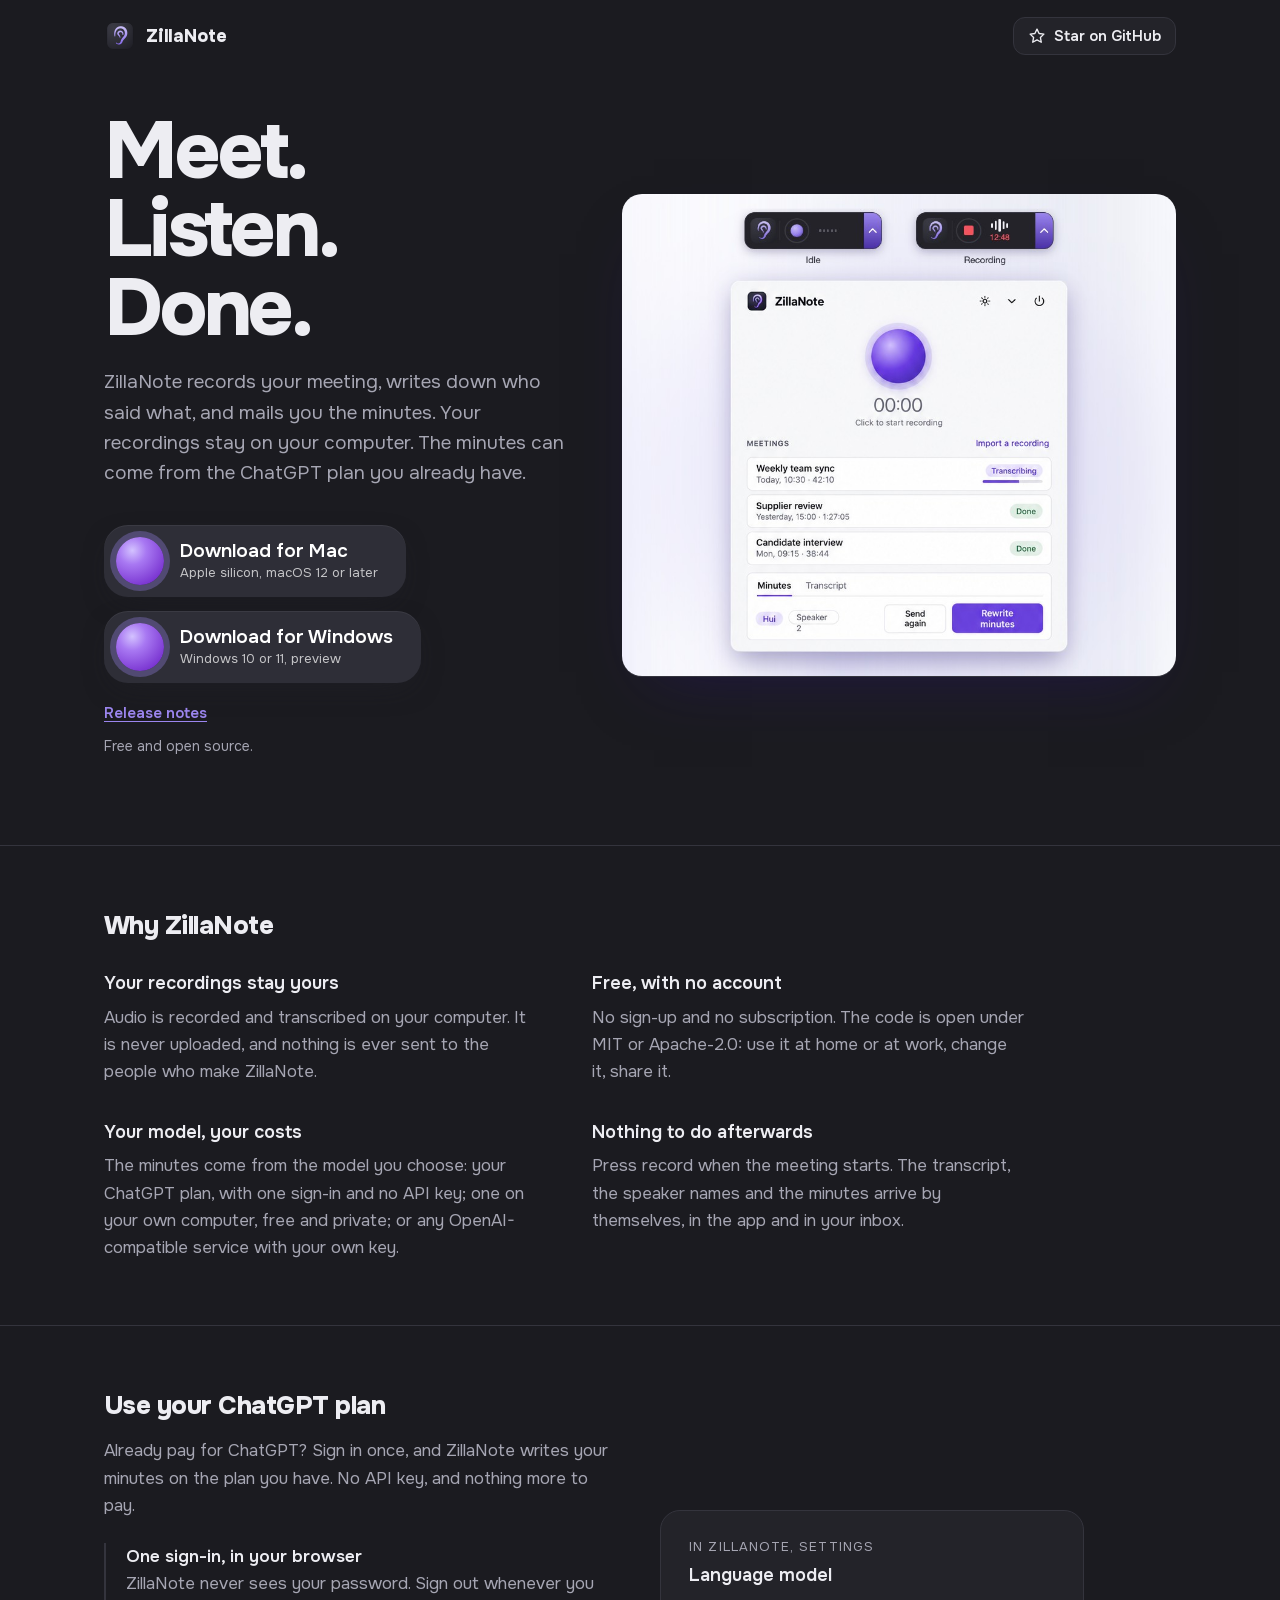
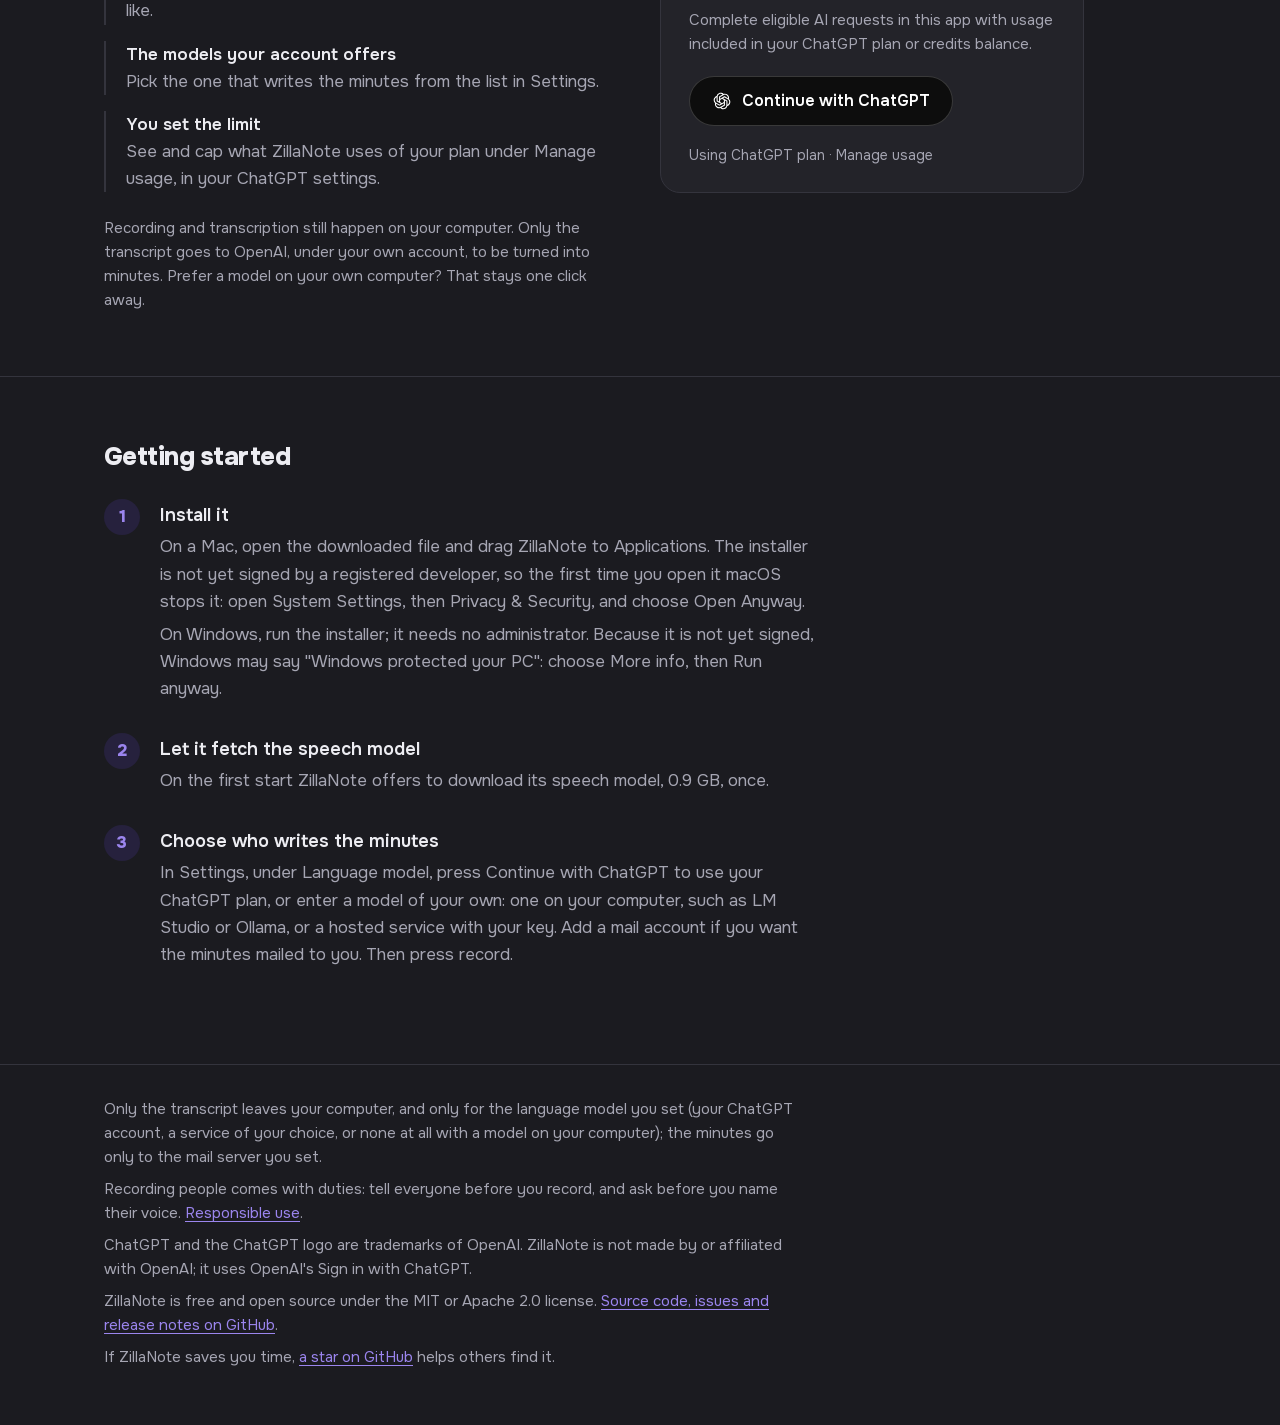
<file: docs/index.html>
<!doctype html>
<html lang="en">
<head>
<meta charset="utf-8">
<meta name="viewport" content="width=device-width, initial-scale=1">
<meta name="theme-color" content="#1b1b20">
<title>ZillaNote</title>
<meta name="description" content="Record a meeting, get the minutes in your inbox. Transcribed on your own computer. Free and open source, for Mac and Windows.">
<meta property="og:title" content="ZillaNote: meeting minutes, written on your computer">
<meta property="og:description" content="Record a meeting, get the minutes in your inbox. Free and open source, for Mac and Windows.">
<meta property="og:image" content="https://mayhuifu.github.io/zillanote-lite/hero.png">
<meta property="og:url" content="https://mayhuifu.github.io/zillanote-lite/">
<meta name="twitter:card" content="summary_large_image">
<link rel="icon" href="favicon.png">
<style>
  /* Onest from this site, not from Google Fonts, so a visit tells nobody else who came
     (OFL 1.1, fonts/OFL.txt). One variable file per script covers every weight. */
  @font-face {
    font-family: "Onest";
    font-style: normal;
    font-weight: 400 800;
    font-display: swap;
    src: url(fonts/onest-latin.woff2) format("woff2");
    unicode-range: U+0000-00FF, U+0131, U+0152-0153, U+02BB-02BC, U+02C6, U+02DA, U+02DC, U+0304, U+0308, U+0329, U+2000-206F, U+20AC, U+2122, U+2191, U+2193, U+2212, U+2215, U+FEFF, U+FFFD;
  }
  @font-face {
    font-family: "Onest";
    font-style: normal;
    font-weight: 400 800;
    font-display: swap;
    src: url(fonts/onest-latin-ext.woff2) format("woff2");
    unicode-range: U+0100-02BA, U+02BD-02C5, U+02C7-02CC, U+02CE-02D7, U+02DD-02FF, U+0304, U+0308, U+0329, U+1D00-1DBF, U+1E00-1E9F, U+1EF2-1EFF, U+2020, U+20A0-20AB, U+20AD-20C0, U+2113, U+2C60-2C7F, U+A720-A7FF;
  }

  /* Always dark, whatever the visitor's system is set to: the graphite of the app's bar. */
  :root {
    --paper: #1b1b20;
    --surface: #232329;
    --ink: #ededf2;
    --slate: #a6a6b3;
    --line: #34343d;
    --violet: #9b85ee;
    --halo: rgba(155, 133, 238, 0.32);
    --pill: #2e2e37;
    --pill-ink: #ffffff;
    --wash: #26213d;
    color-scheme: dark;
  }

  * { box-sizing: border-box; }
  html { -webkit-text-size-adjust: 100%; }
  body {
    margin: 0;
    background: var(--paper);
    color: var(--ink);
    font: 400 1.0625rem/1.6 "Onest", system-ui, -apple-system, "Segoe UI", sans-serif;
    -webkit-font-smoothing: antialiased;
  }
  a { color: var(--violet); text-underline-offset: 0.18em; }
  a:focus-visible, button:focus-visible { outline: 3px solid var(--violet); outline-offset: 3px; border-radius: 6px; }
  img { max-width: 100%; height: auto; display: block; }

  .wrap { max-width: 1120px; margin: 0 auto; padding: 0 24px; }

  header .wrap { display: flex; align-items: center; justify-content: space-between; height: 72px; }
  .brand { display: flex; align-items: center; gap: 10px; color: var(--ink); text-decoration: none; font-weight: 800; font-size: 1.125rem; letter-spacing: -0.01em; }
  .brand img { width: 32px; height: 32px; border-radius: 8px; }
  .star {
    display: inline-flex;
    align-items: center;
    gap: 8px;
    height: 38px;
    padding: 0 14px;
    border: 1px solid var(--line);
    border-radius: 12px;
    background: var(--surface);
    color: var(--ink);
    text-decoration: none;
    font-weight: 600;
    font-size: 0.9375rem;
  }
  .star svg { width: 18px; height: 18px; fill: none; stroke: currentColor; stroke-width: 1.8; stroke-linejoin: round; transition: fill 160ms ease, stroke 160ms ease; }
  .star:hover { border-color: var(--violet); }
  .star:hover svg, .star:focus-visible svg { fill: var(--violet); stroke: var(--violet); }
  .star .count { padding-left: 10px; margin-left: 2px; border-left: 1px solid var(--line); color: var(--slate); font-variant-numeric: tabular-nums; }

  .hero .wrap {
    display: grid;
    grid-template-columns: minmax(0, 5fr) minmax(0, 6fr);
    gap: 56px;
    align-items: center;
    padding-top: 40px;
    padding-bottom: 88px;
  }
  h1 {
    margin: 0 0 20px;
    font-weight: 800;
    font-size: clamp(2.75rem, 6.4vw, 5rem);
    line-height: 0.98;
    letter-spacing: -0.04em;
  }
  .lead { margin: 0 0 36px; max-width: 30em; font-size: 1.1875rem; color: var(--slate); }

  /* The download is the app's record button: a graphite pill carrying the violet sphere. */
  .get {
    display: inline-flex;
    align-items: center;
    gap: 16px;
    padding: 12px 28px 12px 12px;
    border-radius: 24px;
    background: var(--pill);
    color: var(--pill-ink);
    text-decoration: none;
    box-shadow: 0 1px 0 rgba(255, 255, 255, 0.06) inset, 0 10px 30px -12px rgba(35, 35, 41, 0.55);
  }
  .sphere {
    flex: none;
    width: 48px;
    height: 48px;
    border-radius: 50%;
    background: radial-gradient(circle at 34% 28%, #d3c2ff 0%, #a878f2 30%, #7a35d1 78%, #5b25a8 100%);
    box-shadow: 0 0 0 6px var(--halo);
    transition: box-shadow 220ms ease;
  }
  .get:hover .sphere, .get:focus-visible .sphere { box-shadow: 0 0 0 11px var(--halo); }
  .get:focus-visible { outline: 3px solid var(--violet); outline-offset: 4px; border-radius: 24px; }
  .get span { display: block; }
  .get .what { font-weight: 600; font-size: 1.1875rem; line-height: 1.25; }
  .get .needs { font-size: 0.8125rem; opacity: 0.72; line-height: 1.4; }

  .choices { display: flex; flex-wrap: wrap; gap: 14px; }
  .also { margin: 18px 0 0; font-size: 0.9375rem; color: var(--slate); }
  .also a { font-weight: 600; margin-right: 18px; white-space: nowrap; display: inline-block; }
  .version { margin: 10px 0 0; font-size: 0.875rem; color: var(--slate); }
  .elsewhere { margin: 0 0 20px; font-weight: 600; }

  .next {
    margin: 22px 0 0;
    padding: 14px 18px;
    max-width: 32em;
    border-left: 3px solid var(--violet);
    background: var(--surface);
    border-radius: 0 12px 12px 0;
    font-size: 0.9375rem;
  }
  .next strong { font-weight: 600; }
  .caution { margin: 14px 0 0; font-size: 0.9375rem; color: var(--slate); max-width: 32em; }

  .shot img { border-radius: 20px; box-shadow: 0 1px 0 var(--line), 0 28px 64px -32px rgba(40, 20, 110, 0.5); }

  section.band { border-top: 1px solid var(--line); }
  section.band .wrap { padding-top: 64px; padding-bottom: 64px; }
  h2 { margin: 0 0 28px; font-size: 1.625rem; font-weight: 800; letter-spacing: -0.02em; line-height: 1.2; }

  .gains { display: grid; grid-template-columns: repeat(2, minmax(0, 1fr)); gap: 32px 56px; max-width: 920px; }
  .gains h3 { margin: 0 0 6px; font-size: 1.125rem; font-weight: 600; }
  .gains p { margin: 0; color: var(--slate); }

  /* Sign in with ChatGPT: what it is, next to the button as it looks in the app's Settings. */
  .plan { display: grid; grid-template-columns: minmax(0, 6fr) minmax(0, 5fr); gap: 48px; align-items: center; max-width: 980px; }
  .plan .lead-in { margin: -12px 0 24px; color: var(--slate); max-width: 34em; }
  .plan ul { list-style: none; margin: 0; padding: 0; display: grid; gap: 16px; }
  .plan li { padding-left: 20px; border-left: 2px solid var(--line); }
  .plan li strong { display: block; font-weight: 600; }
  .plan li span { color: var(--slate); }
  .plan .fine { margin: 24px 0 0; font-size: 0.9375rem; color: var(--slate); max-width: 34em; }
  .settings-card { background: var(--surface); border: 1px solid var(--line); border-radius: 20px; padding: 26px 28px; }
  .settings-card .where { margin: 0 0 4px; font-size: 0.8125rem; letter-spacing: 0.08em; text-transform: uppercase; color: var(--slate); }
  .settings-card .title { margin: 0 0 18px; font-weight: 600; font-size: 1.125rem; }
  .settings-card .say { margin: 0 0 20px; font-size: 0.9375rem; color: var(--slate); }
  .chatgpt-button { display: inline-flex; align-items: center; gap: 10px; padding: 11px 22px; border-radius: 99px; background: #0d0d0d; border: 1px solid rgba(255, 255, 255, 0.18); color: #fff; font-weight: 600; font-size: 1rem; }
  .chatgpt-button img { width: 20px; height: 20px; }
  .settings-card .using { margin: 18px 0 0; font-size: 0.875rem; color: var(--slate); }

  ol.steps { list-style: none; margin: 0; padding: 0; counter-reset: step; max-width: 720px; }
  ol.steps li { counter-increment: step; position: relative; padding: 0 0 26px 56px; }
  ol.steps li::before {
    content: counter(step);
    position: absolute;
    left: 0;
    top: -2px;
    width: 36px;
    height: 36px;
    border-radius: 50%;
    display: grid;
    place-items: center;
    font-weight: 800;
    color: var(--violet);
    background: var(--wash);
  }
  ol.steps h3 { margin: 0 0 4px; font-size: 1.125rem; font-weight: 600; }
  ol.steps p { margin: 0 0 6px; color: var(--slate); }

  footer { border-top: 1px solid var(--line); }
  footer .wrap { padding-top: 32px; padding-bottom: 48px; font-size: 0.9375rem; color: var(--slate); }
  footer p { margin: 0 0 8px; max-width: 46em; }

  [hidden] { display: none !important; }

  @media (max-width: 860px) {
    .hero .wrap { grid-template-columns: 1fr; gap: 44px; padding-top: 16px; padding-bottom: 64px; }
    .plan { grid-template-columns: 1fr; gap: 32px; }
  }
  @media (max-width: 600px) {
    .wrap { padding: 0 16px; }
    .gains { grid-template-columns: 1fr; gap: 24px; }
    .settings-card { padding: 22px 20px; }
    .get { width: 100%; }
    section.band .wrap { padding-top: 48px; padding-bottom: 48px; }
  }
  @media (prefers-reduced-motion: reduce) {
    .sphere { transition: none; }
  }
</style>
</head>
<body>

<header>
  <div class="wrap">
    <a class="brand" href="./"><img src="favicon.png" alt="">ZillaNote</a>
    <a class="star" href="https://github.com/mayhuifu/zillanote-lite" aria-label="Star ZillaNote on GitHub">
      <svg viewBox="0 0 24 24" aria-hidden="true"><path d="M12 2.8l2.8 5.9 6.4.8-4.7 4.4 1.2 6.4L12 17.1l-5.7 3.2 1.2-6.4-4.7-4.4 6.4-.8z"/></svg>
      Star on GitHub<span class="count" id="stars" hidden></span>
    </a>
  </div>
</header>

<main>
  <section class="hero">
    <div class="wrap">
      <div>
        <h1>Meet.<br>Listen.<br>Done.</h1>
        <p class="lead">ZillaNote records your meeting, writes down who said what, and mails you
          the minutes. Your recordings stay on your computer. The minutes can come from the
          ChatGPT plan you already have.</p>

        <p class="elsewhere" data-show="mobile" hidden>ZillaNote runs on Mac and Windows. Open this
          page on your computer to download it.</p>

        <div class="choices" id="choices">
          <a class="get" id="get-mac" data-os="mac"
             href="https://github.com/mayhuifu/zillanote-lite/releases/latest/download/ZillaNote_aarch64.dmg">
            <span class="sphere" aria-hidden="true"></span>
            <span><span class="what">Download for Mac</span><span class="needs">Apple silicon, macOS 12 or later</span></span>
          </a>
          <a class="get" id="get-windows" data-os="windows"
             href="https://github.com/mayhuifu/zillanote-lite/releases/latest/download/ZillaNote_x64-setup.exe">
            <span class="sphere" aria-hidden="true"></span>
            <span><span class="what">Download for Windows</span><span class="needs">Windows 10 or 11, preview</span></span>
          </a>
        </div>

        <p class="also">
          <a id="other-os" href="#" hidden></a>
          <a href="https://github.com/mayhuifu/zillanote-lite/releases">Release notes</a>
        </p>
        <p class="version" id="version">Free and open source.</p>
        <p class="caution" id="intel" hidden>This Mac looks like it has an Intel processor. ZillaNote
          needs a Mac with Apple silicon (M1 or later).</p>

        <div class="next" id="next" role="status" aria-live="polite" hidden></div>
      </div>

      <div class="shot">
        <img src="shot.jpg" width="914" height="795"
             alt="The ZillaNote bar at the edge of the screen, idle and recording, next to the ZillaNote window with its record button and a list of meetings being transcribed and done.">
      </div>
    </div>
  </section>

  <section class="band">
    <div class="wrap">
      <h2>Why ZillaNote</h2>
      <div class="gains">
        <div>
          <h3>Your recordings stay yours</h3>
          <p>Audio is recorded and transcribed on your computer. It is never uploaded, and nothing
            is ever sent to the people who make ZillaNote.</p>
        </div>
        <div>
          <h3>Free, with no account</h3>
          <p>No sign-up and no subscription. The code is open under MIT or Apache-2.0: use it at
            home or at work, change it, share it.</p>
        </div>
        <div>
          <h3>Your model, your costs</h3>
          <p>The minutes come from the model you choose: your ChatGPT plan, with one sign-in and
            no API key; one on your own computer, free and private; or any OpenAI-compatible
            service with your own key.</p>
        </div>
        <div>
          <h3>Nothing to do afterwards</h3>
          <p>Press record when the meeting starts. The transcript, the speaker names and the
            minutes arrive by themselves, in the app and in your inbox.</p>
        </div>
      </div>
    </div>
  </section>

  <section class="band" id="chatgpt">
    <div class="wrap">
      <div class="plan">
        <div>
          <h2>Use your ChatGPT plan</h2>
          <p class="lead-in">Already pay for ChatGPT? Sign in once, and ZillaNote writes your
            minutes on the plan you have. No API key, and nothing more to pay.</p>
          <ul>
            <li><strong>One sign-in, in your browser</strong>
              <span>ZillaNote never sees your password. Sign out whenever you like.</span></li>
            <li><strong>The models your account offers</strong>
              <span>Pick the one that writes the minutes from the list in Settings.</span></li>
            <li><strong>You set the limit</strong>
              <span>See and cap what ZillaNote uses of your plan under Manage usage, in your
                ChatGPT settings.</span></li>
          </ul>
          <p class="fine">Recording and transcription still happen on your computer. Only the
            transcript goes to OpenAI, under your own account, to be turned into minutes.
            Prefer a model on your own computer? That stays one click away.</p>
        </div>
        <div class="settings-card" aria-label="How it looks in ZillaNote's Settings">
          <p class="where">In ZillaNote, Settings</p>
          <p class="title">Language model</p>
          <p class="say">Complete eligible AI requests in this app with usage included in your
            ChatGPT plan or credits balance.</p>
          <span class="chatgpt-button" aria-hidden="true"><img src="chatgpt-logo.svg" alt="">Continue with ChatGPT</span>
          <p class="using">Using ChatGPT plan · Manage usage</p>
        </div>
      </div>
    </div>
  </section>

  <section class="band">
    <div class="wrap">
      <h2>Getting started</h2>
      <ol class="steps">
        <li>
          <h3>Install it</h3>
          <p data-show="mac other mobile">On a Mac, open the downloaded file and drag ZillaNote to
            Applications. The installer is not yet signed by a registered developer, so the first
            time you open it macOS stops it: open System Settings, then Privacy &amp; Security, and
            choose Open Anyway.</p>
          <p data-show="windows other mobile">On Windows, run the installer; it needs no
            administrator. Because it is not yet signed, Windows may say "Windows protected your
            PC": choose More info, then Run anyway.</p>
        </li>
        <li>
          <h3>Let it fetch the speech model</h3>
          <p>On the first start ZillaNote offers to download its speech model, 0.9 GB, once.</p>
        </li>
        <li>
          <h3>Choose who writes the minutes</h3>
          <p>In Settings, under Language model, press Continue with ChatGPT to use your ChatGPT
            plan, or enter a model of your own: one on your computer, such as LM Studio or Ollama,
            or a hosted service with your key. Add a mail account if you want the minutes mailed to
            you. Then press record.</p>
        </li>
      </ol>
    </div>
  </section>
</main>

<footer>
  <div class="wrap">
    <p>Only the transcript leaves your computer, and only for the language model you set (your
      ChatGPT account, a service of your choice, or none at all with a model on your computer);
      the minutes go only to the mail server you set.</p>
    <p>Recording people comes with duties: tell everyone before you record, and ask before you
      name their voice. <a href="https://github.com/mayhuifu/zillanote-lite#responsible-use">Responsible
      use</a>.</p>
    <p>ChatGPT and the ChatGPT logo are trademarks of OpenAI. ZillaNote is not made by or
      affiliated with OpenAI; it uses OpenAI's Sign in with ChatGPT.</p>
    <p>ZillaNote is free and open source under the MIT or Apache 2.0 license.
      <a href="https://github.com/mayhuifu/zillanote-lite">Source code, issues and release notes on GitHub</a>.</p>
    <p>If ZillaNote saves you time, <a href="https://github.com/mayhuifu/zillanote-lite">a star on GitHub</a> helps others find it.</p>
  </div>
</footer>

<script>
(function () {
  var REPO = "mayhuifu/zillanote-lite";
  var FIRST_START = {
    mac: "<strong>Downloading ZillaNote for Mac.</strong> Open the file and drag ZillaNote to Applications. The first time you open it, macOS stops it because it is not yet signed by a registered developer: open System Settings, then Privacy &amp; Security, and choose Open Anyway.",
    windows: "<strong>Downloading ZillaNote for Windows.</strong> Run the installer. If Windows says “Windows protected your PC”, choose More info, then Run anyway: the installer is not yet signed."
  };

  function detect() {
    // ?os=mac, windows, mobile or other: a link for one system, and a way to check each view.
    var asked = new URLSearchParams(location.search).get("os");
    if (["mac", "windows", "mobile", "other"].indexOf(asked) >= 0) return asked;
    var ua = navigator.userAgent || "";
    var platform = (navigator.userAgentData && navigator.userAgentData.platform) || navigator.platform || "";
    if (/android|iphone|ipad|ipod/i.test(ua)) return "mobile";
    if (/mac/i.test(platform) || /Macintosh/.test(ua)) {
      // iPadOS asks for desktop pages as a Mac; only a touch screen gives it away.
      return navigator.maxTouchPoints > 1 ? "mobile" : "mac";
    }
    if (/win/i.test(platform) || /Windows/.test(ua)) return "windows";
    return "other";
  }

  // Browsers do not say which processor a Mac has; some name the graphics chip, which tells.
  function looksLikeIntelMac() {
    try {
      var gl = document.createElement("canvas").getContext("webgl");
      var info = gl && gl.getExtension("WEBGL_debug_renderer_info");
      var renderer = info ? gl.getParameter(info.UNMASKED_RENDERER_WEBGL) : "";
      return /intel|amd|radeon/i.test(renderer) && !/apple m\d/i.test(renderer);
    } catch (e) {
      return false;
    }
  }

  var os = detect();
  var choices = document.getElementById("choices");
  var mac = document.getElementById("get-mac");
  var windows = document.getElementById("get-windows");

  document.querySelectorAll("[data-show]").forEach(function (el) {
    el.hidden = el.getAttribute("data-show").split(" ").indexOf(os) < 0;
  });

  if (os === "mac" || os === "windows") {
    var mine = os === "mac" ? mac : windows;
    var theirs = os === "mac" ? windows : mac;
    theirs.hidden = true;
    choices.insertBefore(mine, choices.firstChild);
    var other = document.getElementById("other-os");
    other.textContent = theirs === mac ? "Download for Mac" : "Download for Windows, preview";
    other.href = theirs.href;
    other.hidden = false;
    if (os === "mac" && looksLikeIntelMac()) document.getElementById("intel").hidden = false;
  }

  function downloading(which) {
    var next = document.getElementById("next");
    next.innerHTML = FIRST_START[which];
    next.hidden = false;
  }
  mac.addEventListener("click", function () { downloading("mac"); });
  windows.addEventListener("click", function () { downloading("windows"); });
  document.getElementById("other-os").addEventListener("click", function () {
    downloading(os === "mac" ? "windows" : "mac");
  });

  // The number of stars, when GitHub answers.
  fetch("https://api.github.com/repos/" + REPO)
    .then(function (response) { return response.ok ? response.json() : null; })
    .then(function (repo) {
      // No count until there is one worth showing.
      if (!repo || !(repo.stargazers_count > 0)) return;
      var stars = document.getElementById("stars");
      stars.textContent = repo.stargazers_count.toLocaleString("en");
      stars.hidden = false;
    })
    .catch(function () {});

  // The version and sizes, when GitHub answers; the links work without them.
  fetch("https://api.github.com/repos/" + REPO + "/releases/latest")
    .then(function (response) { return response.ok ? response.json() : null; })
    .then(function (release) {
      if (!release || !release.tag_name) return;
      var sizes = {};
      (release.assets || []).forEach(function (asset) { sizes[asset.name] = asset.size; });
      var file = os === "windows" ? "ZillaNote_x64-setup.exe" : "ZillaNote_aarch64.dmg";
      var size = sizes[file] ? ", " + Math.round(sizes[file] / 1e6) + " MB" : "";
      var shown = os === "windows" || os === "mac" ? size : "";
      document.getElementById("version").textContent =
        "Version " + release.tag_name.replace(/^v/, "") + shown + ". Free and open source.";
    })
    .catch(function () {});
})();
</script>
</body>
</html>
</file>
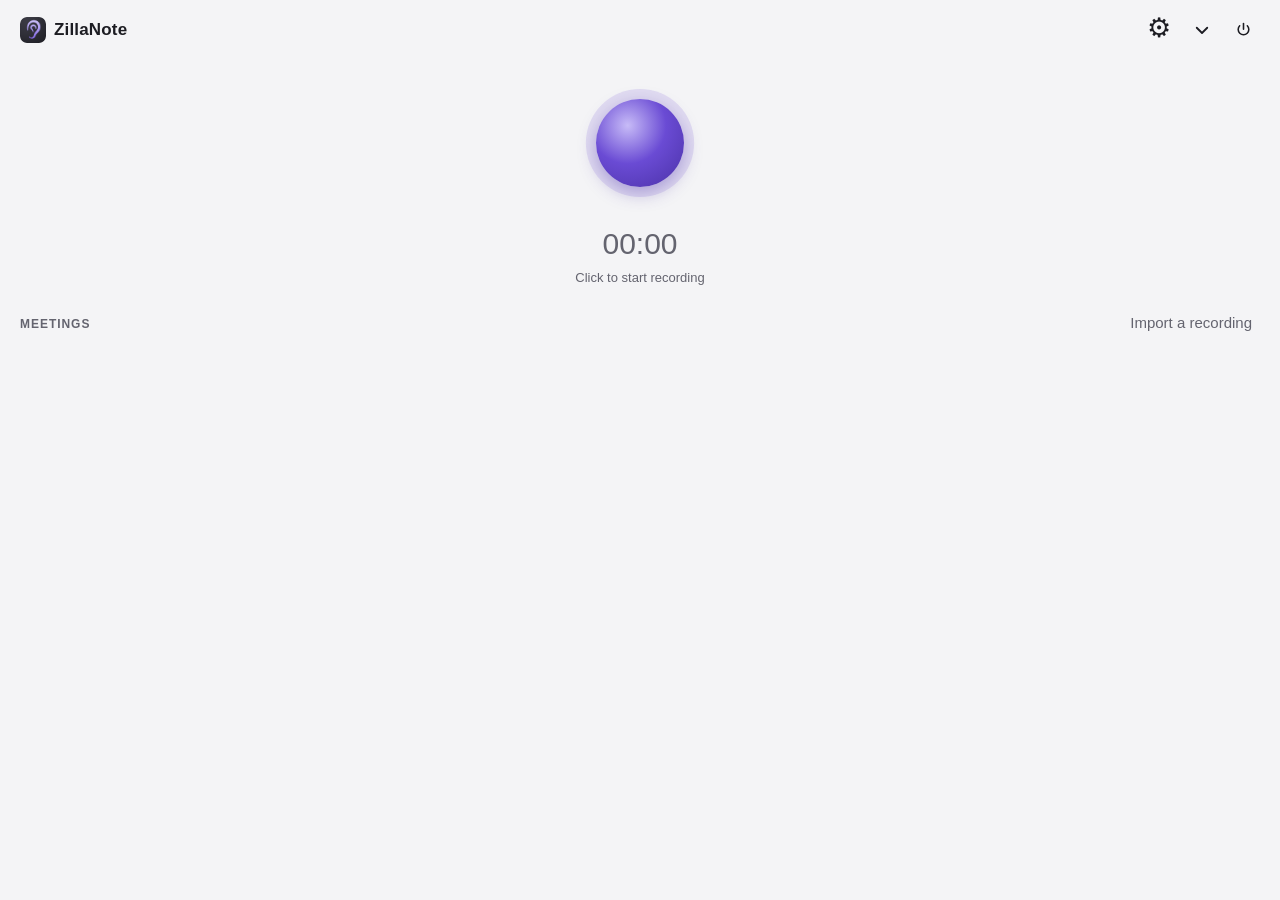
<file: ui/index.html>
<!doctype html>
<html lang="en">
  <head>
    <meta charset="utf-8" />
    <meta name="viewport" content="width=device-width, initial-scale=1" />
    <title>ZillaNote</title>
    <link rel="stylesheet" href="style.css" />
  </head>
  <body>
    <main id="home" class="view">
      <header class="bar">
        <img class="brand" src="logo.png" alt="" draggable="false" />
        <h1>ZillaNote<small id="version"></small></h1>
        <button id="open-settings" class="icon" title="Settings" aria-label="Settings">⚙</button>
        <button id="collapse" class="icon" title="Shrink to the side bar" aria-label="Shrink to the side bar">
          <svg viewBox="0 0 24 24" width="18" height="18" fill="none" stroke="currentColor" stroke-width="2.4" stroke-linecap="round" stroke-linejoin="round"><path d="M5 9l7 7 7-7" /></svg>
        </button>
        <button id="quit" class="icon" title="Quit ZillaNote" aria-label="Quit ZillaNote">
          <svg viewBox="0 0 24 24" width="17" height="17" fill="none" stroke="currentColor" stroke-width="2.2" stroke-linecap="round"><path d="M12 3.5v8" /><path d="M6.6 6.8a7.5 7.5 0 1 0 10.8 0" /></svg>
        </button>
      </header>

      <section class="recorder">
        <button id="record" class="record" aria-label="Start recording">
          <span class="ring"></span>
          <span class="dot"></span>
        </button>
        <div id="timer" class="timer">00:00</div>
        <p id="hint" class="hint">Click to start recording</p>
        <div id="call" class="call-note" hidden>
          <strong id="call-title"></strong>
          <span id="call-text"></span>
          <button type="button" id="keep" class="text" hidden>Keep recording</button>
        </div>
      </section>

      <div id="notice" class="notice" hidden></div>
      <div id="download" class="download" hidden>
        <p id="download-text"></p>
        <div id="download-bar" class="progress" hidden><span></span></div>
        <div class="row">
          <button id="download-start" class="primary">Download</button>
          <button id="download-stop" class="text" hidden>Stop</button>
        </div>
      </div>

      <section class="meetings">
        <div class="row">
          <h2>Meetings</h2>
          <span class="spacer"></span>
          <button id="import" class="text" title="Transcribe a recording made elsewhere. You can also drop the file on this window.">Import a recording</button>
        </div>
        <ul id="meeting-list"></ul>
        <p id="empty" class="empty" hidden>Your meetings will appear here.</p>
      </section>
    </main>

    <main id="detail" class="view" hidden>
      <header class="bar">
        <button id="back" class="icon" title="Back" aria-label="Back">←</button>
        <input id="title" class="title" spellcheck="false" aria-label="Meeting title" />
        <button id="reveal" class="icon" title="Show files" aria-label="Show files">📁</button>
      </header>
      <p id="detail-meta" class="meta"></p>
      <p id="detail-email" class="meta" hidden><span></span> <button id="send-email" class="text link">Send again</button></p>
      <div id="detail-error" class="notice" hidden></div>
      <div id="detail-progress" class="progress" hidden><span></span></div>

      <nav class="tabs">
        <button data-tab="minutes" class="tab active">Minutes</button>
        <button data-tab="transcript" class="tab">Transcript</button>
        <span class="spacer"></span>
        <button id="copy" class="text">Copy</button>
      </nav>
      <div id="speakers" class="speakers" hidden></div>
      <article id="minutes" class="document"></article>
      <article id="transcript" class="document transcript" hidden></article>

      <footer class="actions">
        <select id="template" aria-label="Template"></select>
        <button id="rewrite">Write minutes</button>
        <small id="plan-note" class="plan-note" hidden>Using ChatGPT plan · <button type="button" class="text link chatgpt-usage">Manage usage</button></small>
        <span class="spacer"></span>
        <button id="reprocess" class="text" title="Transcribe the recording again">Transcribe again</button>
        <button id="delete" class="text danger">Delete</button>
      </footer>
    </main>

    <dialog id="settings">
      <form method="dialog" id="settings-form">
        <!-- The first page holds what is changed now and then; each setup row opens a page of its own. -->
        <section class="page" data-page="main">
          <h2>Settings</h2>

          <h3>Recording</h3>
          <label class="check"><input id="notice-calls" type="checkbox" /> Flash the record button when a call starts</label>
          <label class="check"><input id="stop-after-call" type="checkbox" /> Stop recording half a minute after the call ends</label>
          <label class="check"><input id="system-audio" type="checkbox" /> Record the computer's sound too, so the other side of a call is in the transcript</label>
          <p class="help">If the other side is missing from a transcript, allow ZillaNote under Privacy &amp; Security → Screen &amp; System Audio Recording → System Audio Recording Only. <button type="button" id="open-system-audio" class="text link">Open that page</button></p>

          <h3>Minutes</h3>
          <label class="check"><input id="auto-minutes" type="checkbox" /> Write the minutes as soon as the transcript is ready</label>
          <label>Default template <select id="default-template"></select></label>

          <h3>Setup</h3>
          <div class="setup">
            <button type="button" data-open="speech"><span>Speech recognition</span><small id="status-speech"></small></button>
            <button type="button" data-open="llm"><span>Language model</span><small id="status-llm"></small></button>
            <button type="button" data-open="prompt"><span>Prompt and vocabulary</span><small id="status-prompt"></small></button>
            <button type="button" data-open="email"><span>Email the minutes</span><small id="status-email"></small></button>
            <button type="button" data-open="voices"><span>Remembered voices</span><small id="status-voices"></small></button>
          </div>
        </section>

        <section class="page" data-page="speech" hidden>
          <h2><button type="button" class="back" aria-label="Back to Settings">‹</button>Speech recognition</h2>
          <label class="check"><input type="radio" name="asr-provider" value="local" /> <span><b>On this computer</b><small>Qwen3-ASR. The audio stays on this computer.</small></span></label>
          <label class="check"><input type="radio" name="asr-provider" value="service" /> <span><b>A speech service</b><small>Any service with OpenAI's transcription API: OpenAI, Groq, SiliconFlow, your own Whisper server. Each stretch of speech is sent to it.</small></span></label>

          <div id="asr-local" class="group">
            <p class="help" id="models-help">The bigger the model, the fewer mis-heard words; it needs the memory shown only while a recording is being transcribed.</p>
            <div id="models" class="models"></div>
          </div>

          <div id="asr-service" class="group" hidden>
            <label>Endpoint URL <input id="asr-url" type="url" placeholder="https://api.openai.com/v1" /></label>
            <label>Model <input id="asr-model-name" type="text" placeholder="whisper-1" /></label>
            <label>API key <input id="asr-key" type="password" placeholder="Not needed for a server of your own" autocomplete="off" /></label>
            <button type="button" id="test-asr" class="text">Test the service</button>
            <p class="help result" id="test-asr-result" hidden></p>
          </div>
        </section>

        <section class="page" data-page="llm" hidden>
          <h2><button type="button" class="back" aria-label="Back to Settings">‹</button>Language model</h2>
          <p class="help">Writes the minutes from the transcript.</p>
          <label class="check"><input type="radio" name="llm-provider" value="chatgpt" /> <span><b>Use your ChatGPT plan</b><small>Complete eligible AI requests in this app with usage included in your ChatGPT plan or credits balance. The transcript is sent to OpenAI.</small></span></label>
          <label class="check"><input type="radio" name="llm-provider" value="compatible" /> <span><b>A model you choose</b><small>Any OpenAI-compatible endpoint: LM Studio or Ollama on this computer, free and private, or a hosted API with your own key.</small></span></label>

          <div id="llm-chatgpt" class="group" hidden>
            <div id="chatgpt-out" class="group">
              <button type="button" id="chatgpt-sign-in" class="chatgpt"><img src="chatgpt-logo.svg" alt="" width="18" height="18" />Continue with ChatGPT</button>
              <p class="help" id="chatgpt-waiting" hidden>Finish signing in in your browser. <button type="button" id="chatgpt-cancel" class="text link">Cancel</button></p>
            </div>
            <div id="chatgpt-in" class="group" hidden>
              <p class="help">Signed in as <b id="chatgpt-email"></b> <button type="button" id="chatgpt-sign-out" class="text link">Sign out</button></p>
              <label>Model <select id="chatgpt-model"></select></label>
              <p class="help">Using ChatGPT plan · <button type="button" class="text link chatgpt-usage">Manage usage</button></p>
            </div>
            <p class="help result" id="chatgpt-result" hidden></p>
          </div>

          <div id="llm-compatible" class="group">
            <label>Endpoint URL <input id="llm-url" type="url" placeholder="http://localhost:1234/v1" /></label>
            <label>Model <input id="llm-model" type="text" placeholder="qwen/qwen3.8-27b" /></label>
            <label>API key <input id="llm-key" type="password" placeholder="Not needed for a local model" autocomplete="off" /></label>
          </div>
        </section>

        <section class="page" data-page="prompt" hidden>
          <h2><button type="button" class="back" aria-label="Back to Settings">‹</button>Prompt and vocabulary</h2>
          <label>
            System prompt
            <textarea id="system-prompt" rows="14" spellcheck="false"></textarea>
          </label>
          <p class="help">The rules, and under "Template" the shape of the minutes, spelled out: change the sections there. The template chosen for a meeting only says how it differs from that shape.</p>
          <button type="button" id="reset-prompt" class="text">Reset to the default prompt</button>
          <label>
            Names and terms to prefer
            <textarea id="vocabulary" rows="4" placeholder="One per line: people, products, acronyms" spellcheck="false"></textarea>
          </label>
          <p class="help">Given to the speech recognizer and to the language model, so they are spelled right.</p>
        </section>

        <section class="page" data-page="email" hidden>
          <h2><button type="button" class="back" aria-label="Back to Settings">‹</button>Email the minutes</h2>
          <p class="help">Minutes are sent to this one address as soon as they are written. Leave it empty to send nothing.</p>
          <label>Send minutes to <input id="email-to" type="email" placeholder="you@example.com" /></label>
          <label>Send from (your mail account) <input id="email-from" type="email" placeholder="you@gmail.com, you@qq.com, …" /></label>
          <label>That account's app password <input id="email-password" type="password" autocomplete="off" placeholder="Gmail, iCloud, Yahoo: app password. QQ, 163: authorization code" /></label>
          <label id="email-server-row" hidden>Outgoing mail server <input id="email-server" type="text" placeholder="smtp.example.com:465" /></label>
          <button type="button" id="test-email" class="text">Send a test email</button>
          <p class="help result" id="test-email-result" hidden></p>
        </section>

        <section class="page" data-page="voices" hidden>
          <h2><button type="button" class="back" aria-label="Back to Settings">‹</button>Remembered voices</h2>
          <label class="check"><input id="recognize-voices" type="checkbox" /> <span><b>Recognize named voices in later meetings</b><small>Off: speakers are still told apart in each meeting and can be named there, but no voice is remembered and no voice print is kept for new meetings.</small></span></label>
          <p class="help">Name a speaker once, and ZillaNote knows the voice in later meetings and names it by itself. A voice print is personal data: name only people who agreed to be recognized.</p>
          <ol class="steps">
            <li>Open a meeting and choose its <b>Transcript</b> tab.</li>
            <li>Above the transcript, click a speaker, such as <span class="speaker">Speaker 1 · 04:12</span></li>
            <li>Type the name and press Enter. To use the name in the minutes too, press <b>Rewrite minutes</b> under the meeting.</li>
          </ol>
          <ul id="voices" class="voices"></ul>
          <button type="button" id="forget-all-voices" class="text danger" hidden>Forget all voices</button>
          <p class="help">A voice named wrongly can be renamed the same way, or forgotten here. Forgetting a voice also takes its voice print out of every meeting; the name already shown in a transcript stays as text. Voices are told apart on this computer by pyannote's segmentation-3.0 (MIT) and WeSpeaker's ResNet34 embedding as packaged by pyannote (CC BY 4.0).</p>
        </section>

        <menu>
          <button type="button" id="cancel-settings" class="text">Cancel</button>
          <button type="submit" id="save-settings" class="primary">Save</button>
        </menu>
      </form>
    </dialog>

    <!-- Shown once, after the first sign-in: OpenAI's words for it. -->
    <dialog id="chatgpt-welcome" class="note">
      <form method="dialog">
        <h2>You're using your ChatGPT plan</h2>
        <p>Eligible usage in this app uses your ChatGPT plan. Manage usage in your ChatGPT settings.</p>
        <menu>
          <button type="button" class="text chatgpt-usage">Manage usage</button>
          <button type="submit" class="primary" autofocus>Got it</button>
        </menu>
      </form>
    </dialog>

    <div id="toast" class="toast" hidden></div>
    <script type="module" src="app.js"></script>
  </body>
</html>
</file>
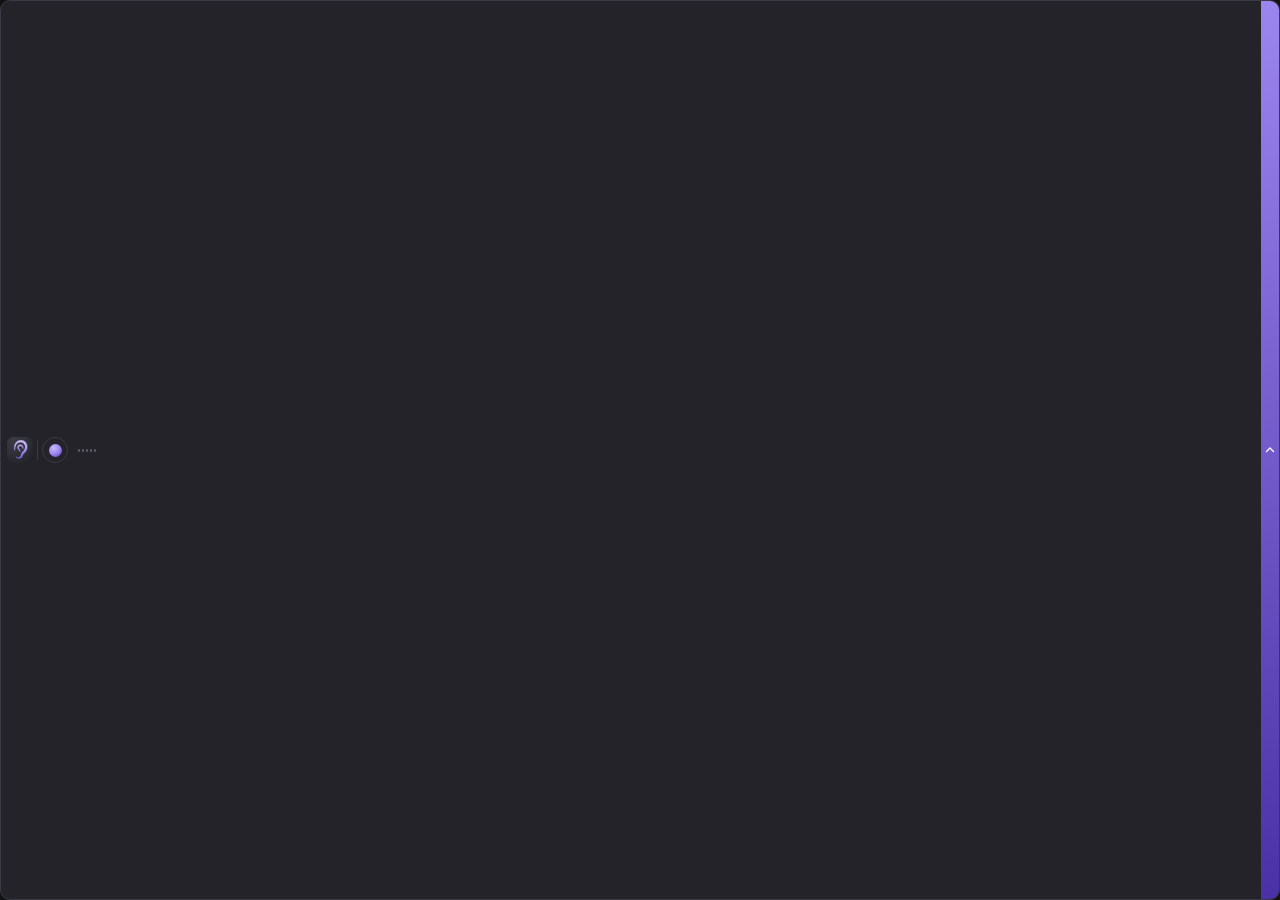
<file: ui/mini.html>
<!doctype html>
<html lang="en">
  <head>
    <meta charset="utf-8" />
    <title>ZillaNote</title>
    <link rel="stylesheet" href="mini.css" />
  </head>
  <body>
    <div class="bar" data-tauri-drag-region>
      <button id="quit" class="quit" title="Quit ZillaNote" aria-label="Quit ZillaNote">
        <svg viewBox="0 0 24 24" width="9" height="9" fill="none" stroke="currentColor" stroke-width="3.4" stroke-linecap="round"><path d="M5 5l14 14M19 5L5 19" /></svg>
      </button>
      <img class="logo" src="logo.png" alt="ZillaNote" draggable="false" data-tauri-drag-region />

      <hr />

      <button id="record" class="record" title="Start recording" aria-label="Start recording">
        <span class="shape"></span>
      </button>

      <!-- The level and the time share one column, so the bar stays 142 points long. -->
      <div class="readout" data-tauri-drag-region>
        <div id="meter" class="meter" data-tauri-drag-region aria-hidden="true">
          <i></i><i></i><i></i><i></i><i></i>
        </div>
        <div id="timer" class="timer" data-tauri-drag-region></div>
      </div>

      <button id="status" class="status" hidden>
        <span class="ring"></span>
        <span class="glyph"></span>
      </button>

      <button id="expand" class="expand" title="Open ZillaNote" aria-label="Open ZillaNote">
        <svg viewBox="0 0 24 24" width="20" height="20" fill="none" stroke="currentColor" stroke-width="2.6" stroke-linecap="round" stroke-linejoin="round">
          <path d="M5 15l7-7 7 7" />
        </svg>
      </button>
    </div>
    <script type="module" src="mini.js"></script>
  </body>
</html>
</file>
<file: ui/style.css>
:root {
  color-scheme: light dark;
  /* Cool grey paper and the icon's violet. Red stays for a recording under way and for trouble. */
  --bg: #f4f4f6;
  --surface: #ffffff;
  --text: #1c1c22;
  --muted: #64646f;
  --line: #e3e3ea;
  --accent: #cf3042;
  --brand: #6a4bd4;
  --brand-lighter: #c7bbf7;
  --brand-deep: #4a31a6;
  --brand-fill: #6a4bd4;
  --brand-soft: rgba(106, 75, 212, 0.14);
  --brand-halo: rgba(106, 75, 212, 0.24);
  /* The stop button: the bar's graphite, and a red bright enough to sit on it. */
  --graphite-light: #4c4c59;
  --graphite: #26262c;
  --graphite-deep: #17171c;
  --stop: #e5484d;
  --accent-soft: rgba(207, 48, 66, 0.12);
  --ok: #2f7d4f;
  --warn-bg: #f7ecd9;
  --warn-text: #6f4a12;
  font: 15px/1.5 -apple-system, "Segoe UI", "PingFang SC", "Microsoft YaHei", sans-serif;
}

@media (prefers-color-scheme: dark) {
  :root {
    --bg: #1c1c21;
    --surface: #26262c;
    --text: #f0f0f5;
    --muted: #a0a0ad;
    --line: #3a3a44;
    --brand: #9b85ee;
    --brand-soft: rgba(155, 133, 238, 0.2);
    --brand-halo: rgba(155, 133, 238, 0.32);
    --graphite-light: #5c5c6b;
    --graphite: #363640;
    --graphite-deep: #26262d;
    --warn-bg: #3a2f17;
    --warn-text: #f1cf8a;
  }
}

* { box-sizing: border-box; }
[hidden] { display: none !important; }

html, body { height: 100%; margin: 0; }
body { background: var(--bg); color: var(--text); overflow: hidden; }

.view { height: 100%; display: flex; flex-direction: column; padding: 0 20px 16px; }
.bar { display: flex; align-items: center; gap: 8px; padding: 14px 0 6px; }
.bar h1 { font-size: 17px; margin: 0; flex: 1; letter-spacing: 0.01em; }
.bar h1 small { margin-left: 5px; font-size: 11px; font-weight: 400; letter-spacing: 0; color: var(--muted); }
.brand { width: 26px; height: 26px; border-radius: 7px; }
button.icon svg { display: block; }
h2 { font-size: 12px; text-transform: uppercase; letter-spacing: 0.08em; color: var(--muted); margin: 0 0 8px; }
.spacer { flex: 1; }

button { font: inherit; color: inherit; cursor: pointer; border: 1px solid var(--line); background: var(--surface); border-radius: 8px; padding: 6px 12px; }
button:disabled { opacity: 0.5; cursor: default; }
button.icon { border: none; background: none; font-size: 18px; padding: 4px 8px; border-radius: 8px; }
button.icon:hover, button.text:hover { background: var(--line); }
/* The gear is a character, drawn smaller than the icons next to it: half again as big. */
#open-settings { font-size: 27px; line-height: 1; padding: 1px 6px 3px; }
button.text { border: none; background: none; color: var(--muted); padding: 6px 8px; }
button.danger { color: var(--accent); }
button.primary { background: var(--brand-fill); color: #fff; border-color: var(--brand-fill); }

/* --- recorder --- */
.recorder { display: flex; flex-direction: column; align-items: center; padding: 26px 0 18px; }
.record { position: relative; width: 132px; height: 132px; border-radius: 50%; border: none; background: none; padding: 0; }
.record .ring { position: absolute; inset: 0; border-radius: 50%; background: var(--brand-soft); transform: scale(var(--level, 0.82)); transition: transform 0.12s ease-out; }
.record .dot { position: absolute; inset: 22px; border-radius: 50%; background: radial-gradient(circle at 36% 30%, var(--brand-lighter), var(--brand) 46%, var(--brand-deep)); box-shadow: 0 6px 18px rgba(74, 49, 166, 0.38); transition: background 0.2s; }
.record:hover .dot { filter: brightness(1.06); }
/* While a recording runs the button is the bar's in large: graphite, with the red square that
   means stop. The halo stays violet and moves with the voice. */
.record .dot::after { content: ""; position: absolute; inset: 50%; border-radius: 9px; background: var(--stop); transition: inset 0.2s; }
.record.recording .ring { background: var(--brand-halo); }
.record.recording .dot { background: radial-gradient(circle at 36% 30%, var(--graphite-light), var(--graphite) 55%, var(--graphite-deep)); box-shadow: 0 6px 18px rgba(20, 20, 30, 0.35); }
.record.recording .dot::after { inset: 27px; }
.record:disabled .dot { background: var(--muted); box-shadow: none; }
/* A call program has opened the microphone and nothing is recorded: the halo breathes. */
.record.call .ring { animation: call 1.4s ease-in-out infinite; }
@keyframes call {
  0%, 100% { transform: scale(0.82); background: var(--brand-soft); }
  50% { transform: scale(1); background: var(--brand-halo); }
}
.call-note { max-width: calc(100% - 32px); margin-top: 12px; padding: 8px 14px; border-radius: 10px; background: var(--brand-soft); font-size: 13px; text-align: center; display: flex; gap: 4px 10px; align-items: center; justify-content: center; flex-wrap: wrap; }
.call-note strong { color: var(--brand); }
.call-note.ending { background: var(--accent-soft); }
.call-note.ending strong { color: var(--accent); }
.call-note button.text { color: var(--brand); font-weight: 600; padding: 4px 8px; }
.timer { font-size: 30px; font-variant-numeric: tabular-nums; font-weight: 300; margin-top: 12px; color: var(--muted); }
.recording ~ .timer { color: var(--text); }
.hint { margin: 2px 0 0; color: var(--muted); font-size: 13px; }

.notice { background: var(--warn-bg); color: var(--warn-text); border-radius: 10px; padding: 10px 12px; font-size: 13px; margin-bottom: 12px; white-space: pre-line; }

/* --- meetings --- */
.meetings { flex: 1; min-height: 0; display: flex; flex-direction: column; }
#meeting-list { list-style: none; margin: 0; padding: 0; overflow-y: auto; flex: 1; }
#meeting-list li { background: var(--surface); border: 1px solid var(--line); border-radius: 10px; padding: 10px 12px; margin-bottom: 8px; cursor: pointer; }
#meeting-list li:hover { border-color: var(--muted); }
.row { display: flex; align-items: baseline; gap: 8px; }
.row .name { flex: 1; font-weight: 500; white-space: nowrap; overflow: hidden; text-overflow: ellipsis; }
.row .when, .meta { color: var(--muted); font-size: 12px; }
.chip { font-size: 11px; padding: 1px 8px; border-radius: 99px; background: var(--line); color: var(--muted); white-space: nowrap; }
.chip.done { background: rgba(47, 125, 79, 0.14); color: var(--ok); }
.chip.failed { background: var(--accent-soft); color: var(--accent); }
.progress { height: 3px; background: var(--line); border-radius: 3px; margin-top: 8px; overflow: hidden; }
.progress span { display: block; height: 100%; width: 0; background: var(--brand); transition: width 0.3s; }
.progress.indeterminate span { width: 35%; animation: slide 1.4s ease-in-out infinite; }
@keyframes slide { 0% { margin-left: -35%; } 100% { margin-left: 100%; } }
.empty { color: var(--muted); text-align: center; margin-top: 28px; font-size: 13px; }

/* --- detail --- */
.title { flex: 1; min-width: 0; font: inherit; font-size: 16px; font-weight: 600; color: inherit; background: none; border: 1px solid transparent; border-radius: 6px; padding: 3px 6px; }
.title:hover, .title:focus { border-color: var(--line); outline: none; background: var(--surface); }
.meta { margin: 0 0 8px 6px; }
.tabs { display: flex; align-items: center; gap: 4px; border-bottom: 1px solid var(--line); margin-bottom: 10px; }
.tab { border: none; background: none; border-radius: 0; padding: 8px 10px; color: var(--muted); border-bottom: 2px solid transparent; margin-bottom: -1px; }
.tab.active { color: var(--text); border-bottom-color: var(--brand); }
.document { flex: 1; min-height: 0; overflow-y: auto; user-select: text; -webkit-user-select: text; padding-right: 4px; }
.document h1, .document h2, .document h3 { text-transform: none; letter-spacing: 0; color: var(--text); margin: 16px 0 6px; }
.document h1 { font-size: 18px; } .document h2 { font-size: 16px; } .document h3 { font-size: 14px; }
.document p { margin: 0 0 10px; }
.document ul, .document ol { margin: 0 0 10px; padding-left: 22px; }
.document li { margin-bottom: 3px; }
.document code { background: var(--line); border-radius: 4px; padding: 0 4px; font-size: 13px; }
.document blockquote { margin: 0 0 10px; padding-left: 12px; border-left: 3px solid var(--line); color: var(--muted); }
.document table { border-collapse: collapse; width: 100%; margin-bottom: 12px; font-size: 13px; }
.document th, .document td { border: 1px solid var(--line); padding: 5px 8px; text-align: left; vertical-align: top; }
.document th { background: var(--surface); }
.document .placeholder { color: var(--muted); text-align: center; margin-top: 40px; }
.transcript p { margin-bottom: 8px; }
.transcript time { color: var(--muted); font-size: 12px; font-variant-numeric: tabular-nums; margin-right: 6px; }
.actions { display: flex; align-items: center; gap: 6px; padding-top: 10px; border-top: 1px solid var(--line); }
input:focus-visible, textarea:focus-visible, select:focus-visible { outline: 2px solid var(--brand); outline-offset: 1px; }
select, input, textarea { font: inherit; color: inherit; background: var(--surface); border: 1px solid var(--line); border-radius: 8px; padding: 6px 8px; }

/* --- choosing the speech model --- */
.models { display: flex; flex-direction: column; gap: 6px; }
#settings-form label.model { flex-direction: row; align-items: flex-start; gap: 10px; padding: 8px 10px; border: 1px solid var(--line); border-radius: 10px; color: var(--text); cursor: pointer; }
#settings-form label.model:has(input:checked) { border-color: var(--brand); }
label.model input { margin: 3px 0 0; accent-color: var(--brand); }
label.model > span { display: flex; flex-direction: column; gap: 2px; font-size: 13px; }
label.model b { font-weight: 600; }
label.model small { font-size: 12px; color: var(--muted); }
label.model small.facts { color: var(--text); opacity: 0.8; }
label.model button { margin-left: auto; align-self: center; font-size: 12px; }
.tag { font-style: normal; font-weight: 500; font-size: 11px; color: var(--brand); margin-left: 4px; }

/* --- downloading the models --- */
.download { margin: 0 0 12px; padding: 10px 12px; border: 1px solid var(--line); border-radius: 10px; font-size: 13px; display: flex; flex-direction: column; gap: 8px; }
.download p { margin: 0; }
.download .row { display: flex; gap: 8px; align-items: center; }

/* --- speakers --- */
.speakers { display: flex; flex-wrap: wrap; gap: 6px; padding: 0 0 8px; }
.speaker { font-size: 12px; padding: 3px 10px; border-radius: 99px; border: 1px dashed var(--line); background: none; color: var(--muted); cursor: pointer; }
.speaker.named { border-style: solid; color: var(--text); }
.speaker-name { font-size: 12px; padding: 3px 10px; border-radius: 99px; width: 140px; }
.speakers .hint { flex-basis: 100%; margin: 2px 0 0; font-size: 12px; }
.speakers .hint.consent { color: var(--text); }
ol.steps { margin: 0; padding-left: 20px; font-size: 13px; display: flex; flex-direction: column; gap: 6px; }
ol.steps .speaker { cursor: default; white-space: nowrap; }
.transcript b { font-weight: 600; }
.voices { list-style: none; margin: 0; padding: 0; display: flex; flex-direction: column; gap: 2px; }
.voices li { display: flex; align-items: center; justify-content: space-between; font-size: 13px; }

/* --- settings --- */
dialog { border: none; border-radius: 14px; padding: 0; width: min(560px, calc(100vw - 32px)); max-height: calc(100vh - 32px); background: var(--bg); color: var(--text); box-shadow: 0 20px 60px rgba(0, 0, 0, 0.35); }
dialog::backdrop { background: rgba(0, 0, 0, 0.35); }
#settings-form { padding: 18px 20px; display: flex; flex-direction: column; gap: 8px; }
#settings-form h2 { font-size: 17px; text-transform: none; letter-spacing: 0; color: var(--text); margin: 0; }
#settings-form h3 { font-size: 12px; text-transform: uppercase; letter-spacing: 0.08em; color: var(--muted); margin: 12px 0 0; }
#settings-form label { display: flex; flex-direction: column; gap: 4px; font-size: 13px; color: var(--muted); }
#settings-form label.check { flex-direction: row; align-items: flex-start; gap: 8px; color: var(--text); }
#settings-form label.check input { margin: 2px 0 0; }
#settings-form textarea { resize: vertical; font-size: 13px; line-height: 1.45; color: var(--text); }
#settings-form input, #settings-form select { color: var(--text); }
.help { margin: 0; font-size: 12px; color: var(--muted); }
.help.result { user-select: text; -webkit-user-select: text; cursor: text; }
.help.result.ok { color: var(--ok); }
.help.result.problem { color: var(--accent); }
#reset-prompt, #test-email { align-self: flex-start; font-size: 12px; }
button.link { padding: 0 4px; font-size: 12px; color: var(--brand); }
.meta.problem span { color: var(--accent); }

/* The first page of Settings, and the pages its setup rows open. */
#settings .page { display: flex; flex-direction: column; gap: 8px; }
#settings .page[hidden] { display: none; }
#settings .page h2 { display: flex; align-items: center; gap: 4px; }
button.back { border: none; background: none; color: var(--muted); font-size: 22px; line-height: 1; padding: 0 8px 2px 0; }
button.back:hover { color: var(--text); background: none; }
.setup { display: flex; flex-direction: column; border: 1px solid var(--line); border-radius: 10px; background: var(--surface); overflow: hidden; }
.setup button { display: flex; align-items: center; gap: 12px; border: none; border-bottom: 1px solid var(--line); border-radius: 0; background: none; padding: 10px 12px; text-align: left; font-size: 13px; }
.setup button:last-child { border-bottom: none; }
.setup button:hover { background: var(--bg); }
.setup button span { white-space: nowrap; }
.setup button small { margin-left: auto; color: var(--muted); font-size: 12px; text-align: right; overflow: hidden; text-overflow: ellipsis; white-space: nowrap; min-width: 0; }
.setup button small.problem { color: var(--accent); }
.setup button::after { content: "›"; color: var(--muted); font-size: 18px; line-height: 1; }
#settings-form label.check > span { display: flex; flex-direction: column; gap: 2px; }
#settings-form label.check small { font-size: 12px; color: var(--muted); }
#settings .group { display: flex; flex-direction: column; gap: 8px; margin-top: 4px; }
#settings .group[hidden] { display: none; }
#test-asr, #forget-all-voices { align-self: flex-start; font-size: 12px; }
/* ChatGPT's own sign-in button: black, with its logo in white. */
button.chatgpt { align-self: flex-start; display: inline-flex; align-items: center; gap: 8px; padding: 9px 18px; border-radius: 99px; border: 1px solid rgba(255, 255, 255, 0.18); background: #0d0d0d; color: #fff; font-size: 14px; font-weight: 600; }
button.chatgpt:hover { background: #2a2a2a; }
button.chatgpt:disabled { opacity: 0.6; }
.plan-note { font-size: 12px; color: var(--muted); white-space: nowrap; }
.notice .chatgpt-usage { margin-left: 4px; }
dialog.note form { padding: 18px 20px; display: flex; flex-direction: column; gap: 10px; }
dialog.note h2 { font-size: 17px; margin: 0; text-transform: none; letter-spacing: 0; color: var(--text); }
dialog.note p { margin: 0; font-size: 13px; }
menu { display: flex; justify-content: flex-end; gap: 8px; padding: 0; margin: 10px 0 0; }

.toast { position: fixed; left: 50%; bottom: 22px; transform: translateX(-50%); background: var(--text); color: var(--bg); padding: 8px 14px; border-radius: 99px; font-size: 13px; max-width: 86vw; }
</file>
<file: ui/mini.css>
:root {
  color-scheme: dark;
  /* Graphite, as in the icon, whatever the system's appearance: the bar floats over other
     people's windows, and a dark one reads on all of them. */
  --surface: #232329;
  --text: #f0f0f5;
  --muted: #8d8d9b;
  --line: #3a3a44;
  --brand: #9b85ee;
  /* The ear's own violet, from scripts/make-icon.py. */
  --violet-lighter: #c7bbf7;
  --violet-light: #9b85ee;
  --violet-deep: #4a31a6;
  /* Brighter than the window's red, to be read on graphite. */
  --red: #f2555f;
  --ok: #58b982;
  font: 8.5px/1.2 -apple-system, "Segoe UI", sans-serif;
}
* { box-sizing: border-box; }
[hidden] { display: none !important; }
html, body { margin: 0; height: 100%; background: transparent; overflow: hidden; user-select: none; -webkit-user-select: none; }

/* Everything here is six tenths of the first bar (64 by 236), which took too much of the
   screen. Two things did not shrink all the way, because they have to be read and hit: the
   timer's digits and the way out. It lies on its side now, 142 by 38: the logo, the record
   button, the level over the time, and the tab that opens the window, left to right. */
.bar {
  position: relative;
  height: 100%;
  display: flex; flex-direction: row; align-items: center;
  background: var(--surface); color: var(--text);
  border: 1px solid var(--line); border-radius: 10px;
  overflow: hidden; cursor: default;
}

/* The way out: only there while the pointer is over the bar, so it is never hit by accident. */
.quit { position: absolute; top: 2px; left: 2px; width: 11px; height: 11px; border-radius: 50%; display: grid; place-items: center; color: var(--muted); background: var(--line); opacity: 0; transition: opacity 0.15s; }
.quit svg { width: 6px; height: 6px; }
.bar:hover .quit { opacity: 1; }
.quit:hover { color: #fff; background: var(--red); }

.logo { width: 26px; height: 26px; margin-left: 6px; border-radius: 6px; flex: none; }

.readout { width: 30px; margin-left: 4px; display: flex; flex-direction: column; align-items: center; justify-content: center; gap: 1px; flex: none; }
.meter { display: flex; align-items: center; gap: 2px; height: 13px; }
.meter i { width: 2px; height: 3px; border-radius: 1px; background: var(--muted); opacity: 0.55; transition: height 0.1s ease-out; }
.recording .meter i { background: var(--text); opacity: 1; }

hr { width: 0; height: 20px; border: none; border-left: 1px solid var(--line); margin: 0 4px; flex: none; }

button { border: none; background: none; padding: 0; color: inherit; cursor: pointer; font: inherit; }

.record { width: 26px; height: 26px; border-radius: 50%; display: grid; place-items: center; border: 1.5px solid var(--line); flex: none; }
.record:hover { border-color: var(--muted); }
.record .shape { width: 13px; height: 13px; border-radius: 50%; background: radial-gradient(circle at 36% 30%, var(--violet-lighter), var(--brand) 50%, var(--violet-deep)); transition: border-radius 0.15s, width 0.15s, height 0.15s, background 0.15s; }
.recording .record .shape { width: 10px; height: 10px; border-radius: 2px; background: var(--red); }
.record:disabled { opacity: 0.5; cursor: default; }
/* A call program has opened the microphone: the button asks to be pressed. */
.call .record { border-color: var(--violet-light); animation: call 1.4s ease-in-out infinite; }
@keyframes call {
  0%, 100% { box-shadow: 0 0 0 0 rgba(155, 133, 238, 0); }
  50% { box-shadow: 0 0 0 4px rgba(155, 133, 238, 0.6); }
}

.timer { height: 10px; white-space: nowrap; font-variant-numeric: tabular-nums; letter-spacing: -0.02em; color: var(--muted); }
/* Nothing to time: the level alone, in the middle of its column. */
.timer:empty { display: none; }
.recording .timer { color: var(--red); }
/* The call ended: the seconds left, in the violet of a choice, and a click keeps recording. */
.ending .timer { color: var(--violet-lighter); cursor: pointer; animation: blink 1s steps(2, jump-none) infinite; }
@keyframes blink { to { opacity: 0.45; } }

.status { position: relative; width: 16px; height: 16px; margin-left: 2px; display: grid; place-items: center; flex: none; }
.status .ring { position: absolute; inset: 0; border-radius: 50%; background: conic-gradient(var(--brand) calc(var(--progress, 0) * 1turn), var(--line) 0); -webkit-mask: radial-gradient(circle, transparent 5px, #000 5.5px); mask: radial-gradient(circle, transparent 5px, #000 5.5px); }
.status.spin .ring { background: conic-gradient(var(--brand) 0.28turn, var(--line) 0); animation: spin 1.1s linear infinite; }
.status .glyph { font-size: 8px; font-weight: 700; }
.status.done .ring, .status.failed .ring { display: none; }
.status.done .glyph { color: var(--ok); font-size: 10px; }
.status.failed .glyph { color: var(--red); font-size: 10px; }
@keyframes spin { to { transform: rotate(1turn); } }

/* The tab that opens the window, in the violet of the icon: light at the top, deep below,
   along the bar's right end. */
.expand { margin-left: auto; width: 18px; height: 100%; flex: none; display: grid; place-items: center; background: linear-gradient(180deg, var(--violet-light), var(--violet-deep)); color: #fff; }
.expand svg { width: 12px; height: 12px; }
.expand:hover { background: linear-gradient(180deg, var(--violet-lighter), var(--violet-light)); }
</file>
